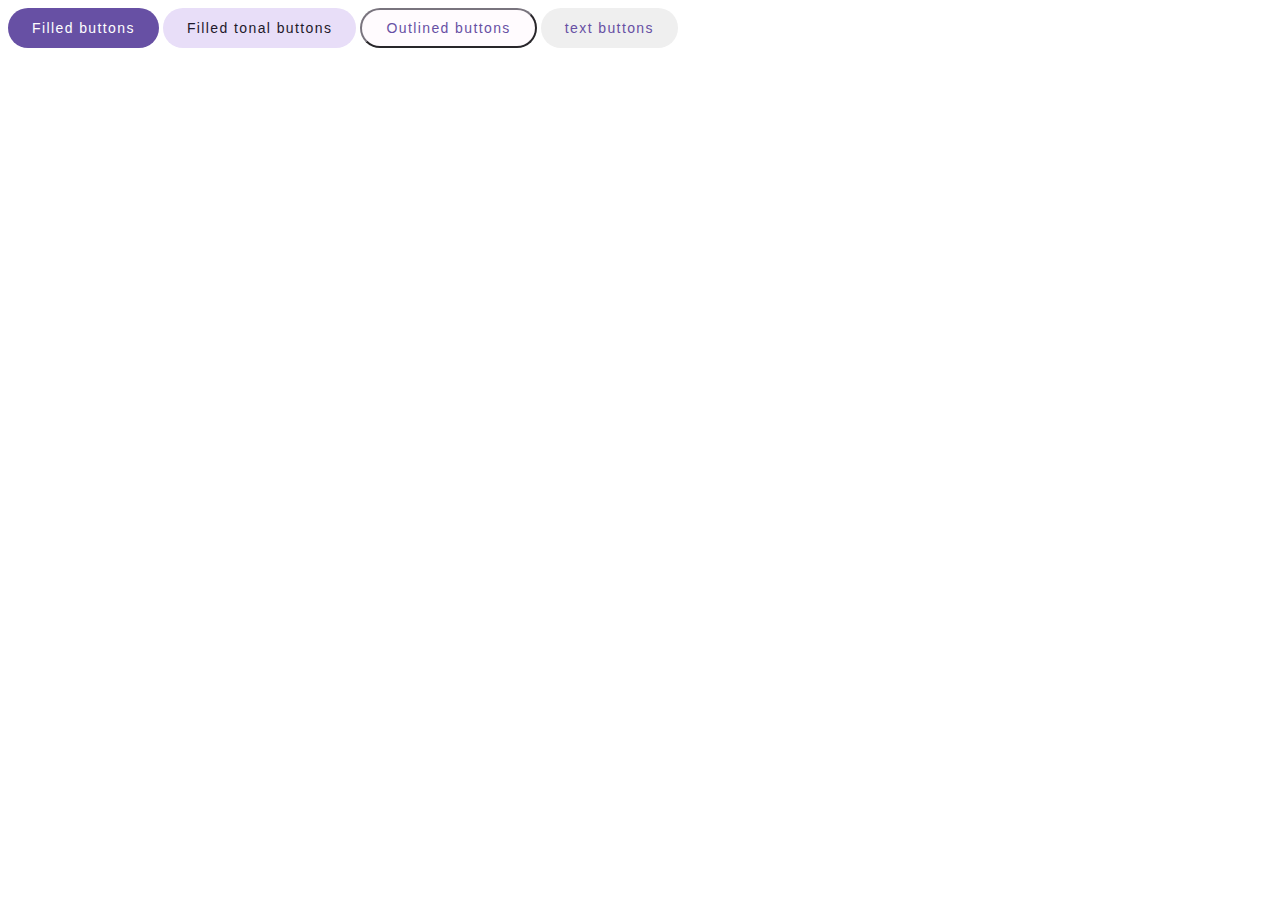
<file: 5/index.html>
<!DOCTYPE html>
<html lang="en">
<head>
    <meta charset="UTF-8">
    <link rel="stylesheet" href="style.css">
    <title>Material Design3</title>
</head>
<body>

        <button class="btn filled">Filled buttons</button>
        <button class="btn tonal">Filled tonal buttons</button>
        <button class="btn outlined">Outlined buttons</button>
        <button class="btn text">text buttons</button>

</body>
</html>
</file>
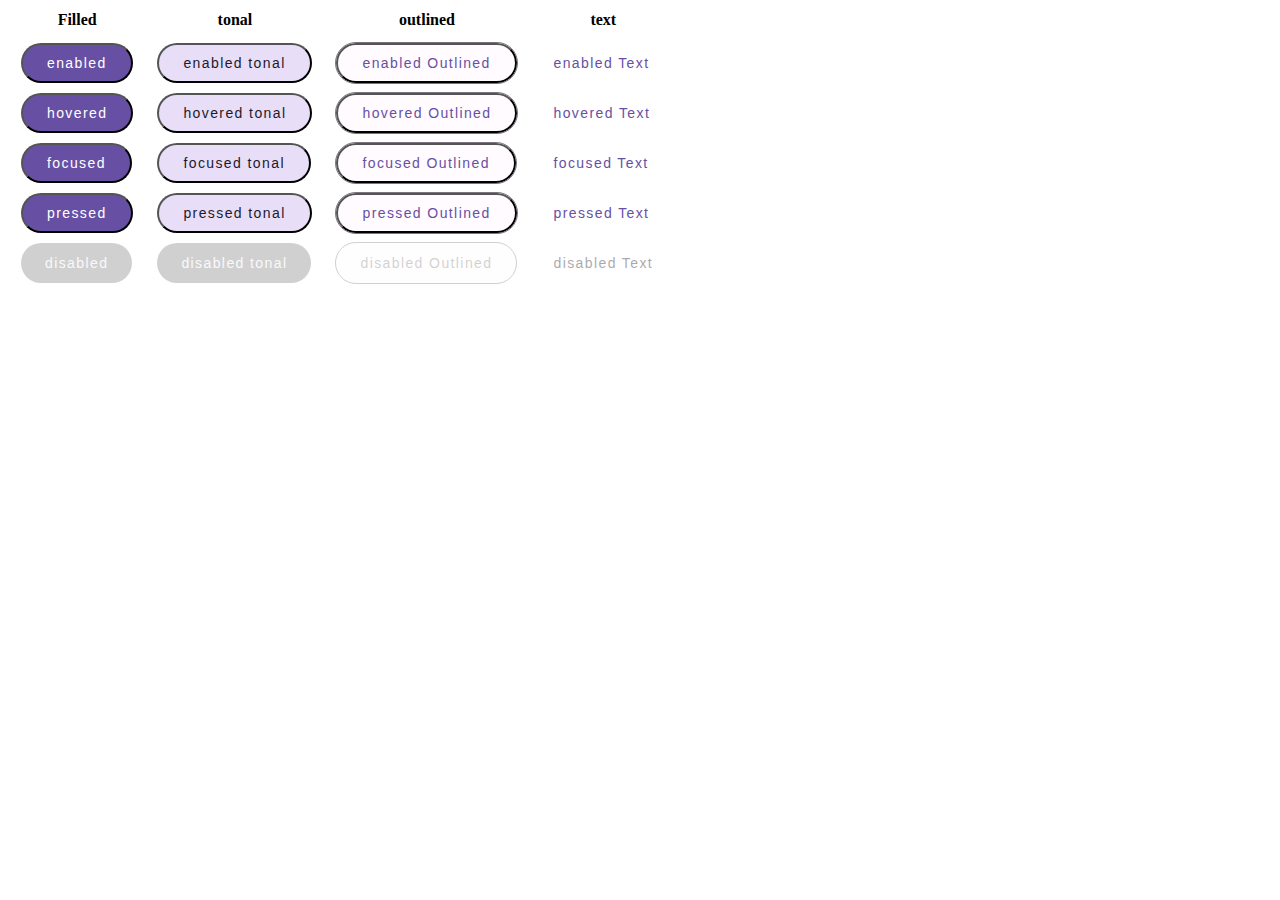
<file: 6/index.html>
<!DOCTYPE html>
<html lang="fa">
<head>
    <meta charset="UTF-8">
    <title>MaterialDesignButton</title>
    <link rel="stylesheet" href="style.css">
</head>
<body>
    <table>
        <tr>
            <th>Filled</th>
            <th>tonal</th>
            <th>outlined</th>
            <th>text</th>
        </tr>

        <tr>
            <td class="" >
                <input type="button" value="enabled" class="filled enabled">
                <input type="button" value="hovered" class="filled hovered">
                <input type="button" value="focused" class="filled focused">
                <input type="button" value="pressed" class="filled pressed">
                <input disabled type="button" value="disabled" class="filled disabled">
            </td>

            <td class="">
                <input type="button" value="enabled tonal" class="tonal enabled">
                <input type="button" value="hovered tonal" class="tonal hovered">
                <input type="button" value="focused tonal" class="tonal focused">
                <input type="button" value="pressed tonal" class="tonal pressed">
                <input disabled type="button" value="disabled tonal" class="tonal disabled">
            </td>

            <td class="">
                <input type="button" value="enabled Outlined" class="outlined enabled">
                <input type="button" value="hovered Outlined" class="outlined hovered">
                <input type="button" value="focused Outlined" class="outlined focused">
                <input type="button" value="pressed Outlined" class="outlined pressed">
                <input disabled type="button" value="disabled Outlined" class="outlined disabled">
            </td>

            <td class="">
                <input type="button" value="enabled Text" class="text enabled">
                <input type="button" value="hovered Text" class="text hovered">
                <input type="button" value="focused Text" class="text focused">
                <input type="button" value="pressed Text" class="text pressed">
                <input disabled type="button" value="disabled Text" class="text disabled">
            </td>

        </tr>
    </table>
   
    
</body>
</html>
</file>
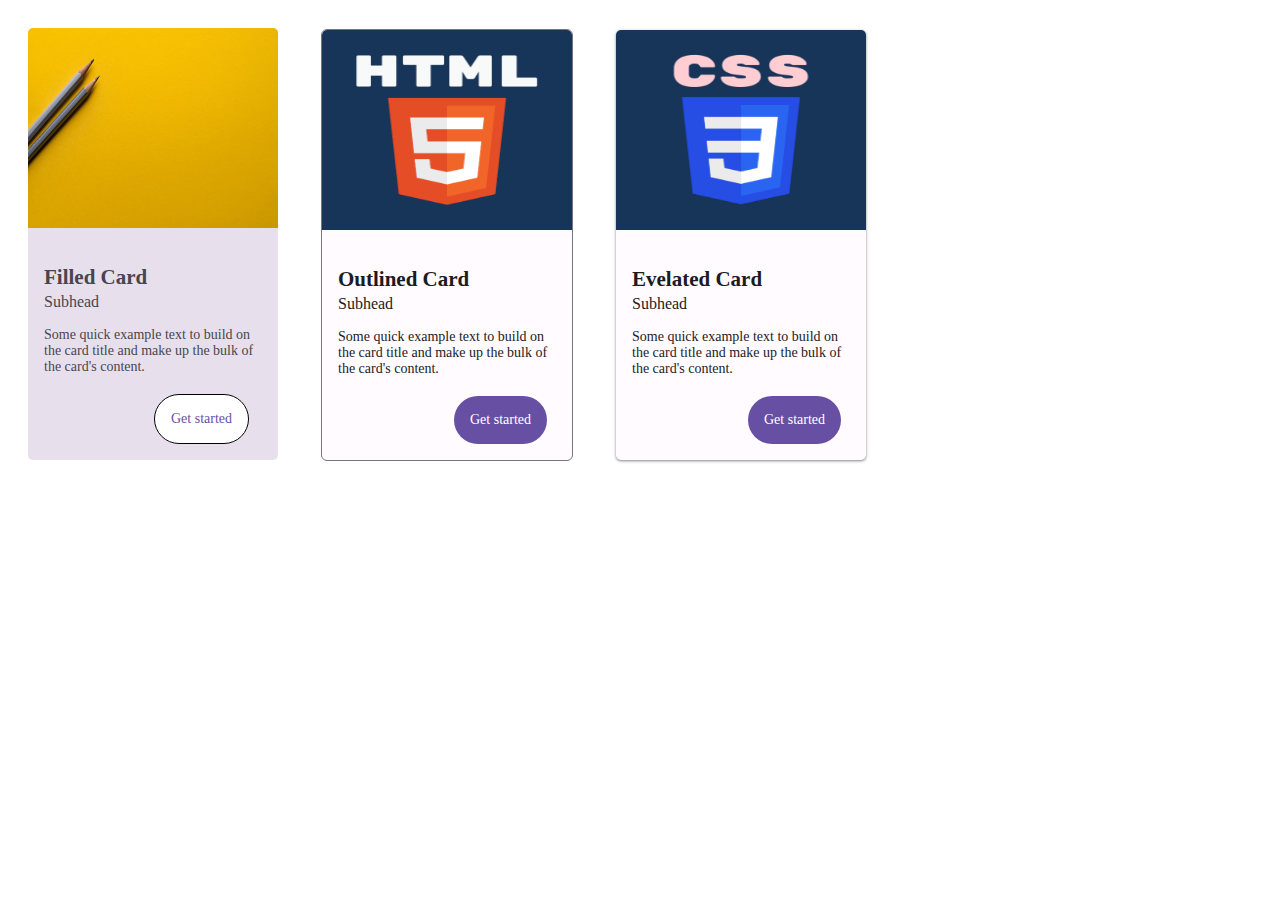
<file: 8/index.html>
<!DOCTYPE html>
<html lang="en">
<head>
    <link rel="stylesheet" href="style.css">

    <meta charset="UTF-8">
    <meta http-equiv="X-UA-Compatible" content="IE=edge">
    <meta name="viewport" content="width=device-width, initial-scale=1.0">
    <title>Cards</title>
</head>

<body>
    <article class="card filled">         
      <img src="background.jpg" class="card-img-top" alt="">
      <div class="card-body">
        <h2 class="card-title">Filled Card</h2>
        <p class="card-sub-head">Subhead</p>
        <p class="card-text">Some quick example text to build on the card title and make up the bulk of the card's content.</p>
        <a id="btn_filled" href="#">Get started</a>
      </div>
    </article>

    <article class="card outlined">         
      <img src="html.png" class="card-img-top" alt="">
      <div class="card-body">
        <h2 class="card-title">Outlined Card</h2>
        <p class="card-sub-head">Subhead</p>
        <p class="card-text">Some quick example text to build on the card title and make up the bulk of the card's content.</p>
        <a id="btn_outlined" href="#">Get started</a>
      </div>
    </article>

    
    <article class="card evelated">         
      <img src="css.png" class="card-img-top" alt="">
      <div class="card-body">
        <h2 class="card-title">Evelated Card</h2>
        <p class="card-sub-head">Subhead</p>
        <p class="card-text">Some quick example text to build on the card title and make up the bulk of the card's content.</p>
        <a id="btn_evelated" href="#">Get started</a>
      </div>
    </article>   

</body>
</html>
</file>
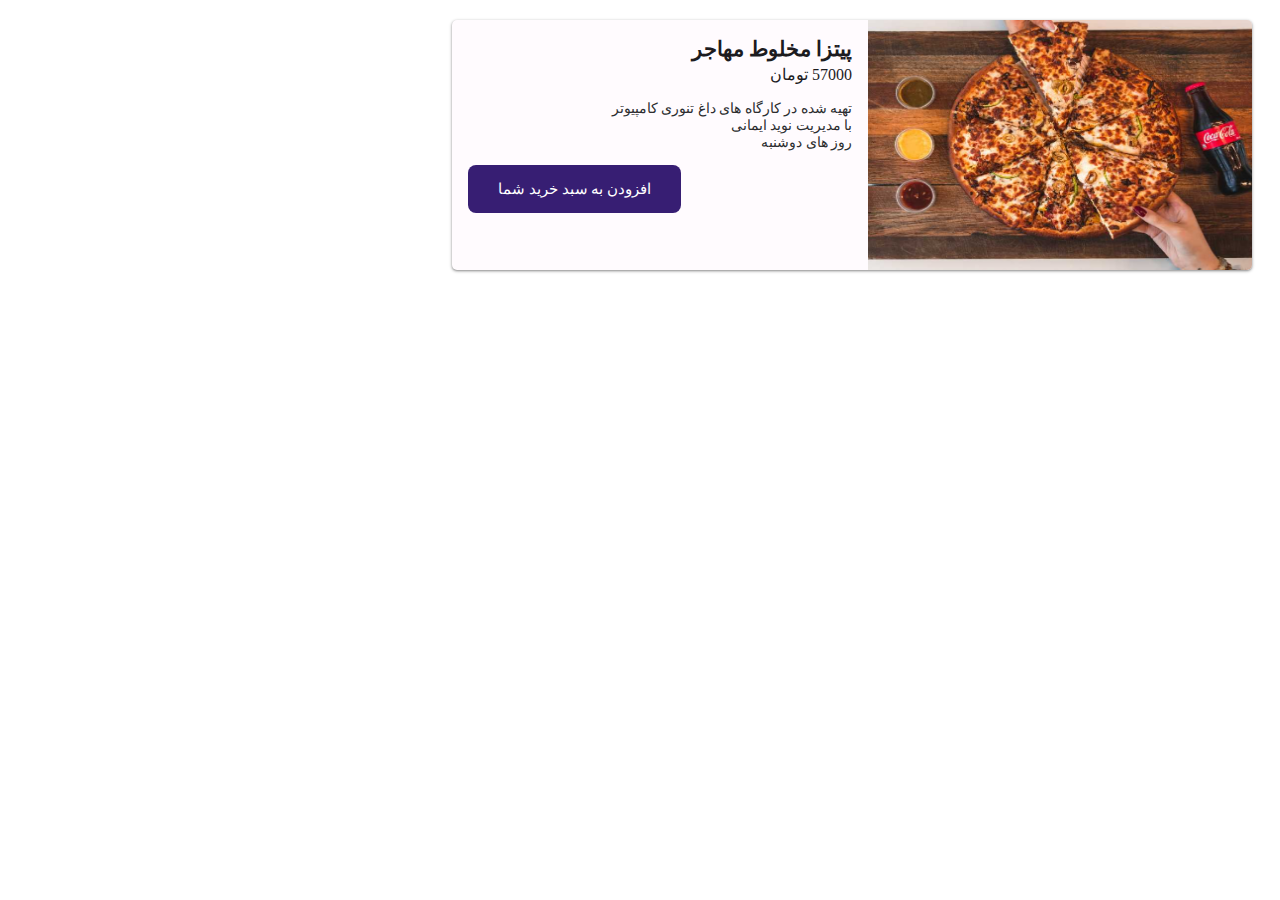
<file: 9/index.html>
<!DOCTYPE html>
<html lang="en">
<head>
    <link rel="stylesheet" href="style.css">

    <meta charset="UTF-8">
    <meta http-equiv="X-UA-Compatible" content="IE=edge">
    <meta name="viewport" content="width=device-width, initial-scale=1.0">
    <title>Cards</title>
</head>

<body>
    <article class="card evelated">         
      <img src="img.jpg" class="card-img-top" alt="">
      <div class="card-body">
        <h2 class="card-title">پیتزا مخلوط مهاجر</h2>
        <p class="card-sub-head">57000 تومان</p>
        <p class="card-text">
          تهیه شده در کارگاه های داغ تنوری کامپیوتر<br>
          با مدیریت نوید ایمانی<br>
          روز های دوشنبه
        </p>
        <div class="btn-holder"><button class="btn">افزودن به سبد خرید شما</button></div>
      </div>
    </article>   

</body>
</html>
</file>
<file: 5/style.css>
:root{
    --primary: #6750a4;
    --primarylight: rgba(103, 80, 164,.3);
    --tonal : #E8DEF8;
    --outline: #fffbfe;
    --outline-color: #79747E;
}

.btn{
    --height : 40px;
    font-family: Roboto, sans-serif; 
    line-height: var(--height)/2;
    font-size: 14px;
    letter-spacing: .1em;
    font-weight: 500;
    height: var(--height);
    border-radius: calc(var(--height)/2);
    padding: 0 24px;
    text-align: center;
}

i {
    font-size: 18px;
    padding-right: 8px;
}


.btn.filled{
    background-color: var(--primary);
    color: #fff;
    border: none;

}

.btn.tonal{
    background-color: var(--tonal);
    color: #1E192B;
    border: none;
}

.btn.outlined{
    background-color: var(--outline);
     border-color: var(--outline-color);
    outline-width: 1px; 
    color: var(--primary); 
}

.btn.text{
    color: var(--primary);
    padding: 0 12;
    border: none;
}
</file>
<file: 6/style.css>
input{
    display: block;
    --height : 40px;
    height: var(--height);
    border-radius: calc(var(--height)/2);
    padding: 0 24px;
    text-align: center;
    font-size: 14px;
    font-weight: 500;
    letter-spacing: 0.1em;
    font-family: Roboto,sans-serif;
    line-height: 20px;
    margin: 10px;
}


.filled{
    color: #FFFFFF;
    background-color: #6750A4;
}

.filled.disabled:disabled{
    background-color: #1C1B1F;
    color: #E6E1E5;
    opacity: 20%;
    border: none;
}

.filled.hovered:hover{
    outline: 0;
    color: #6750a4;
    background-color: #FFFFFF;
    cursor: pointer;
}


.filled.focused:focus{
    color: #6750a4;
    background-color: #FFFFFF;
}

.filled.pressed:active{
    color: #6750a4;
    background-color: #FFFFFF;
}


.outlined{
    color: #6750A4;
    background-color: #FFFBFE;
    outline-style: solid;
    outline-color: #79747E;
    outline-width: 1px;
}


.outlined.disabled:disabled{
    outline-color: #1C1B1F;
    color: #1C1B1F;
    opacity: 20%;
    border: none;
}

.outlined.hovered:hover{
    color: #FFFBFE;
    outline-color: #79747E;
    background-color: #6750A4;
    cursor: pointer;
}

.outlined.focused:focus{
    outline-color: #6750A4;
    background-color: #6750A4;
    color: #FFFBFE;
}

.outlined.pressed:active{
    color: #FFFBFE;
    background-color: #6750A4;
    outline-color: #79747E;
}



.tonal{
    color: #1E192B;
    background-color:  #E8DEF8;
}

.tonal.disabled:disabled{
    background-color: #1C1B1F;
    color: #E6E1E5;
    opacity: 20%;
    border: none;
}

.tonal.hovered:hover{
    color: #E8DEF8;
    background-color: #1E192B;
    cursor: pointer;
}

.tonal.focused:focus{
    color: #E8DEF8;
    background-color: #1E192B;
}

.tonal.pressed:active{
    color: #E8DEF8;
    background-color: #1E192B;
}



.text{
    color: #6750A4;
    padding: 0 12px;
    border: none;
    background: none;
}

.text.disabled:disabled{
    color: #1C1B1F;
    opacity: 38%;
}

.text.hovered:hover{
    color: #FFFBFE;
    background-color: #6750A4;
    cursor: pointer;
}

.text.focused:focus{
    background-color: #6750A4;
    color: #FFFBFE;
}

.text.pressed:active{
    background-color: #6750A4;
    color: #FFFBFE;
}
</file>
<file: 8/style.css>
:root{
    --surface-variant:#E7E0EC;
    --on-surface-variant: #49454E;
    --surface: #FFFBFE;
    --on-surface : #1C1B1F;
    --surface-tint :#6750A4;
    --primary90:#EADDFF; 
    --outline: #79747E;
    --shadow:#000000;
}


.card{
    display: inline-block;
    font-family: 'Roboto';
    border-radius: 5px;
    width: 250px;
    font-size: 14px;
    border: transparent;
    overflow: hidden;
    margin: 20px;
}

a{
    padding: 16px;
    margin-top: 5px;
    border-radius: 25px;
    text-decoration: none;
    display: inline-block;
    margin-left: 116px;

}

#btn_filled{
    border: 1px solid black;
    background-color: white;
    color: #6750A4;
    margin-left: 110px;
}


.card-body{
    padding: 16px;
}

.card-img-top{
    width: 250px;
    height: 200px;
}

.card.filled{
    color: var(--on-surface-variant);
    background-color: var(--surface-variant);
}

.card-title{
    max-block-size: 10px;
}

.card-sub-head{
    font-size: 16px;
    margin-top: 16px;
}

.card.filled:hover{
    background-color: var(--on-surface);
    cursor: pointer;
    box-shadow: 0px 1px 2px 0px rgba(0, 0, 0, 0.3),
                0px 1px 3px 1px rgba(0, 0, 0, 0.15);
    color: white;
}

.card.filled:focus{
    background-color: var(--on-surface);
    background: linear-gradient(
        var(--opacity-focus), var(--opacity-focus)
    );
}

.card.filled:active{
    opacity: 50%;
}

.card.outlined{
    background-color: var(--surface);
    color: var(--on-surface);
    outline-style: solid;
    outline-width:1px;
    outline-color: var(--outline);
}

#btn_outlined , #btn_evelated{
    background-color: #6750A4;
    color: white;
}

.card.outlined:hover{
    background-color: var(--surface-variant);
    color: var(--on-surface);
    box-shadow: 0px 1px 2px 0px var(--outline),
    0px 1px 3px 1px var(--outline);   
}

.card.outlined:focus{
    background-color: var(--surface-variant);
    color: var(--on-surface);
    box-shadow: 0px 1px 2px 0px var(--on-surface),
    0px 1px 3px 1px var(--on-surface); 
}

.card.outlined:active{
    opacity: 50%; 
}


.card.evelated{
    color: var(--on-surface);
    background-color: var(--surface);
    box-shadow: 0px 1px 2px 0px rgba(0, 0, 0, 0.3),
    0px 1px 3px 1px rgba(0, 0, 0, 0.15);
    
}

.card.evelated:hover{
    color: var(--surface);
    background-color: var(--on-surface);
    box-shadow: 0px 1px 2px 0px rgba(0, 0, 0, 0.3),
    0px 2px 6px 2px rgba(0, 0, 0, 0.15);
    cursor: pointer;
}

.card.evelated:focus{
    box-shadow: 0px 1px 2px 0px rgba(0, 0, 0, 0.3),
    0px 1px 3px 1px rgba(0, 0, 0, 0.15);
}


.card.evelated:active{
    box-shadow: 0px 1px 2px 0px rgba(0, 0, 0, 0.3),
    0px 1px 3px 1px rgba(0, 0, 0, 0.15);
    opacity: 50%; 

}
</file>
<file: 9/style.css>
:root{
    --primary: #371E73;
    --surface: #FFFBFE;
    --on-surface : #1C1B1F;

    direction: rtl;
    text-align: center;
    font-family: 'B Yekan';
}

.card{
    border-radius: 5px;
    width: 300px;
    font-size: 14px;
    border: transparent;
    overflow: hidden;
    margin: 20px;
}

.card-body{
    padding: 0px 16px;
    text-align: right;
}

.card-img-top{
    width: 100%;
    height: 250px;
}

.card-title{
    max-block-size: 10px;
}

.card-sub-head{
    font-size: 16px;
    margin-top: 16px;
}

.card-text{
    color: #2b2d2f;
}

.card.evelated{
    color: var(--on-surface);
    background-color: var(--surface);
    box-shadow: 0px 1px 2px 0px rgba(0, 0, 0, 0.3),
    0px 1px 3px 1px rgba(0, 0, 0, 0.15);
    
}

.btn{
    padding: 15px 30px;
    border: none;
    background-color: var(--primary);
    color: white;
    border-radius: 8px;
    font-size: 15px;
    font-family: 'B Yekan';
    transition-duration: 0.4s;
    margin-bottom: 15px;
} 

.btn *{
    vertical-align: middle;
    margin: auto auto;
}

.btn-holder{
    text-align: center;
}

.btn:hover{
    background-color: #2b2d2f;
    color: white;
}

    
@media screen and (min-width: 650px) {
    .card {
        display: flex;
        flex-direction: row;
        width: 50rem;
    }   
    .card-img-top{
        width: 50%;
    }
    .card-body{
        width: 50%;
    }
    .btn-holder{
        text-align: left;
    }
}
</file>
